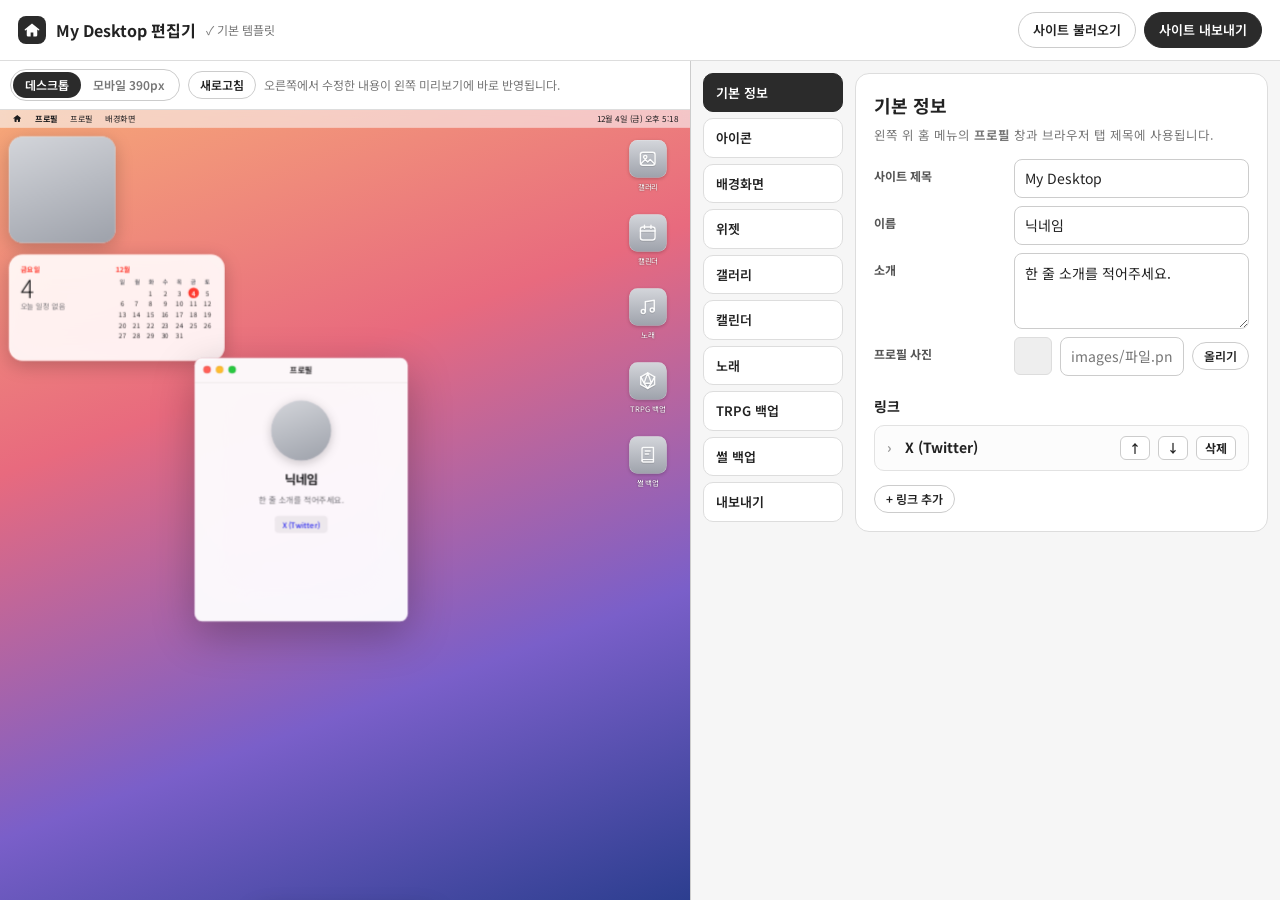
<file: index.html>
<!doctype html>
<html lang="ko">
<head>
<meta charset="utf-8">
<meta name="viewport" content="width=device-width, initial-scale=1">
<meta name="robots" content="noindex">
<title>My Desktop 편집기</title>
<link rel="preconnect" href="https://fonts.googleapis.com">
<link rel="preconnect" href="https://fonts.gstatic.com" crossorigin>
<link href="https://fonts.googleapis.com/css2?family=Noto+Sans+KR:wght@400;500;700&display=swap" rel="stylesheet">
<link rel="stylesheet" href="editor.css">
</head>
<body>
<header class="top">
  <div class="brand">
    <span class="logo" aria-hidden="true"><svg viewBox="0 0 24 24" width="18" height="18"><path fill="currentColor" d="M12 3.2 2.5 11.1a.9.9 0 0 0 1.15 1.38L5 11.36V19a1.8 1.8 0 0 0 1.8 1.8h3.4v-5.4h3.6v5.4h3.4A1.8 1.8 0 0 0 19 19v-7.64l1.35 1.12a.9.9 0 0 0 1.15-1.38Z"/></svg></span>
    <b>My Desktop 편집기</b>
    <span id="saveState" class="save">불러오는 중…</span>
  </div>
  <div class="top-act">
    <button class="btn ghost" id="btnImport" type="button">사이트 불러오기</button>
    <button class="btn primary" id="btnExport" type="button">사이트 내보내기</button>
  </div>
</header>

<main class="split">
  <section class="pv">
    <div class="pv-bar">
      <div class="seg" role="tablist" aria-label="미리보기 크기">
        <button type="button" class="on" data-dev="desktop">데스크톱</button>
        <button type="button" data-dev="mobile">모바일 390px</button>
      </div>
      <button class="btn ghost sm" id="btnReload" type="button">새로고침</button>
      <span class="pv-hint">오른쪽에서 수정한 내용이 왼쪽 미리보기에 바로 반영됩니다.</span>
    </div>
    <div class="pv-body" id="pvBody">
      <iframe id="pv" title="사이트 미리보기"></iframe>
    </div>
  </section>

  <section class="ed">
    <nav class="tabs" id="tabs" role="tablist" aria-label="편집 항목"></nav>
    <div class="panel" id="panel"></div>
  </section>
</main>

<input type="file" id="importFile" accept=".zip,.js,application/zip,text/javascript" hidden>
<div id="toast" class="toast" role="status" aria-live="polite"></div>

<script src="color-picker.js"></script>
<script src="editor.js"></script>
</body>
</html>
</file>
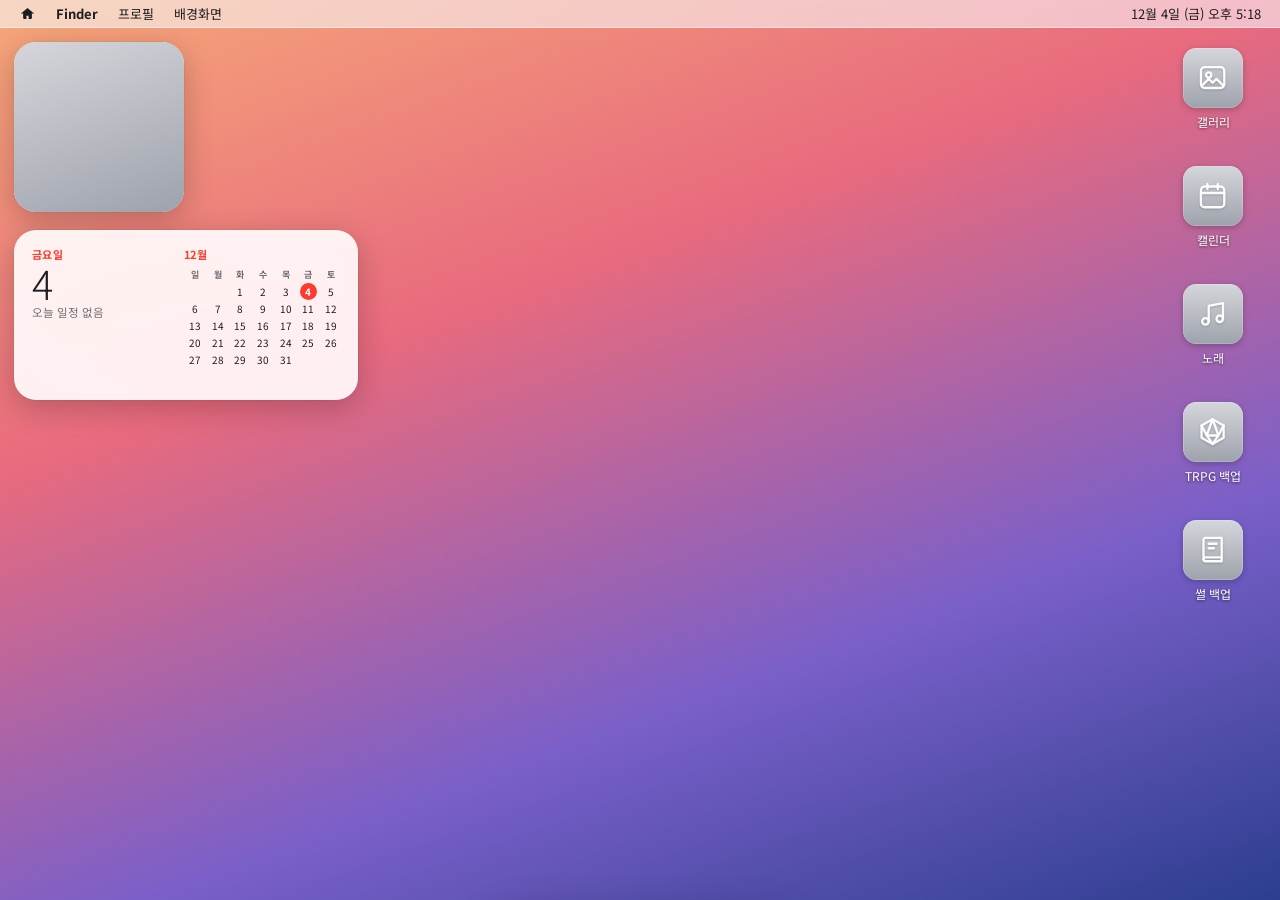
<file: site/index.html>
<!doctype html>
<html lang="ko">
<head>
<meta charset="utf-8">
<meta name="viewport" content="width=device-width, initial-scale=1, viewport-fit=cover">
<title>My Desktop</title>
<link rel="preconnect" href="https://fonts.googleapis.com">
<link rel="preconnect" href="https://fonts.gstatic.com" crossorigin>
<link href="https://fonts.googleapis.com/css2?family=Noto+Sans+KR:wght@400;500;700&display=swap" rel="stylesheet">
<link rel="stylesheet" href="style.css">
</head>
<body>
<div id="wallpaper"></div>

<header id="menubar">
  <div class="mb-left">
    <button id="homeBtn" class="mb-item mb-logo" aria-label="홈 메뉴">
      <svg viewBox="0 0 24 24" width="15" height="15"><path fill="currentColor" d="M12 3.2 2.5 11.1a.9.9 0 0 0 1.15 1.38L5 11.36V19a1.8 1.8 0 0 0 1.8 1.8h3.4v-5.4h3.6v5.4h3.4A1.8 1.8 0 0 0 19 19v-7.64l1.35 1.12a.9.9 0 0 0 1.15-1.38Z"/></svg>
    </button>
    <span id="activeTitle" class="mb-item mb-bold">Finder</span>
    <button class="mb-item mb-hide-sm" data-menu="profile">프로필</button>
    <button class="mb-item mb-hide-sm" data-menu="wallpaper">배경화면</button>
  </div>
  <div class="mb-right">
    <span id="clock" class="mb-item"></span>
  </div>
  <div id="homeMenu" class="dropdown" hidden>
    <button data-act="home">홈 화면으로</button>
    <button data-act="profile">프로필</button>
    <hr>
    <button data-act="wallpaper">배경화면 변경…</button>
    <button data-act="closeAll">모든 창 닫기</button>
  </div>
</header>

<main id="desktop">
  <div id="rightSide">
    <div id="desktopIcons"></div>
    <div id="widgets"></div>
  </div>
  <div id="windows"></div>
</main>

<div id="ctxMenu" class="dropdown" hidden>
  <button data-act="wallpaper">배경화면 변경…</button>
  <button data-act="home">모든 창 최소화</button>
</div>

<div id="dockZone"></div>
<nav id="dockWrap">
  <div id="dock"></div>
</nav>

<script src="data.js"></script>
<script src="app.js"></script>
</body>
</html>
</file>
<file: editor.css>
:root{
  --bg:#f6f6f6;
  --panel:#fff;
  --text:#222;
  --text-2:#777;
  --label:#555;
  --line:#ddd;
  --line-2:#ccc;
  --soft:#fcfcfc;
  --soft-line:#e2e2e2;
  --point:#2b2b2b;
  --bad:#b3261e;
  --pv:#e4e4e4;
  --font:Pretendard,"Noto Sans KR",system-ui,-apple-system,"Apple SD Gothic Neo","Segoe UI",sans-serif;
}
*{box-sizing:border-box}
html,body{margin:0;height:100%}
body{font:14px/1.5 var(--font);color:var(--text);background:var(--bg);display:flex;flex-direction:column;overflow:hidden}
button{font:inherit;color:inherit;cursor:pointer}
input,textarea,select{font:inherit;color:inherit}

.top{flex:none;display:flex;align-items:center;justify-content:space-between;gap:10px;flex-wrap:wrap;padding:12px 18px;background:#fff;border-bottom:1px solid var(--line)}
.brand{display:flex;align-items:center;gap:10px;min-width:0}
.brand b{font-size:16px;white-space:nowrap}
.logo{display:grid;place-items:center;width:28px;height:28px;border-radius:8px;background:var(--point);color:#fff}
.save{font-size:12px;color:var(--text-2);white-space:nowrap}
.top-act{display:flex;gap:8px;flex-wrap:wrap}

.btn{display:inline-flex;align-items:center;justify-content:center;gap:6px;border:1px solid var(--line-2);background:#fff;border-radius:999px;padding:7px 14px;font-weight:600;font-size:13px;color:var(--text);white-space:nowrap}
.btn:hover{border-color:var(--point)}
.btn:disabled{opacity:.45;cursor:default}
.btn.primary{background:var(--point);border-color:var(--point);color:#fff}
.btn.ghost{background:#fff}
.btn.sm{padding:4px 11px;font-size:12px}
.btn.danger{color:var(--bad);border-color:#e3b3af}

.split{flex:1;min-height:0;display:flex}
.pv{flex:1 1 54%;min-width:0;display:flex;flex-direction:column;border-right:1px solid var(--line-2);background:var(--pv)}
.pv-bar{flex:none;display:flex;align-items:center;gap:8px;padding:8px 10px;background:#fff;border-bottom:1px solid var(--line);flex-wrap:wrap}
.pv-hint{color:var(--text-2);font-size:12px}
.seg{display:inline-flex;border:1px solid var(--line-2);border-radius:999px;padding:2px;background:#fff}
.seg button{border:0;background:none;border-radius:999px;padding:4px 12px;font-size:12px;font-weight:600;color:var(--text-2)}
.seg button.on{background:var(--point);color:#fff}
.pv-body{flex:1;min-height:0;position:relative;overflow:hidden}
.pv-body iframe{position:absolute;left:0;top:0;border:0;background:#fff;transform-origin:0 0;box-shadow:0 0 0 1px var(--line-2)}

.ed{flex:1 1 46%;min-width:380px;min-height:0;overflow:auto;display:grid;grid-template-columns:140px 1fr;gap:12px;align-items:start;padding:12px}
.tabs{position:sticky;top:0;display:flex;flex-direction:column;gap:6px;max-height:calc(100vh - 90px);overflow:auto}
.tabs button{text-align:left;border:1px solid var(--line);background:#fff;border-radius:10px;padding:9px 12px;font-weight:600;font-size:13px;color:var(--text)}
.tabs button:hover{border-color:var(--point)}
.tabs button.on{background:var(--point);border-color:var(--point);color:#fff}
.panel{min-width:0;background:var(--panel);border:1px solid var(--line);border-radius:14px;padding:18px}
.panel h2{margin:0 0 12px;font-size:18px}
.panel .lead{margin:-6px 0 14px;color:var(--text-2);font-size:12.5px;line-height:1.6}
.panel h3{margin:20px 0 8px;font-size:14px}

.row{display:grid;grid-template-columns:130px 1fr;gap:10px;align-items:start;margin:8px 0}
.row>label,.row>.lab{font-weight:700;font-size:12px;color:var(--label);padding-top:8px;word-break:keep-all}
.row .hint{grid-column:2;margin-top:-4px;color:var(--text-2);font-size:12px;line-height:1.5}
.in{width:100%;border:1px solid var(--line-2);border-radius:8px;padding:8px 10px;background:#fff;outline:none}
.in:focus{border-color:var(--point)}
.ta{min-height:76px;resize:vertical;line-height:1.6}
select.in{padding:7px 8px}
.chk{display:flex;align-items:center;gap:8px;padding-top:7px}
.chk input{width:16px;height:16px;accent-color:var(--point)}

.imgf{display:flex;gap:8px;align-items:center}
.imgf .in{flex:1;min-width:0}
.imgf .btn{flex:none}
.thumb{flex:none;width:38px;height:38px;border-radius:6px;border:1px solid var(--line);background:#eee center/cover no-repeat}
.thumb.empty{background-image:none!important}
.filef{display:flex;gap:8px;align-items:center;flex-wrap:wrap}
.filef .in{flex:1;min-width:140px}
.sub{color:var(--text-2);font-size:12px}

.list{display:flex;flex-direction:column}
.card{border:1px solid var(--soft-line);border-radius:10px;padding:10px 12px;margin:0 0 8px;background:var(--soft)}
.card>summary{list-style:none;display:flex;align-items:center;gap:8px;cursor:pointer;font-weight:700}
.card>summary::-webkit-details-marker{display:none}
.card>summary::before{content:"›";display:inline-block;width:10px;color:#999;transition:transform .15s}
.card[open]>summary::before{transform:rotate(90deg)}
.card .ct{flex:1;min-width:0;white-space:nowrap;overflow:hidden;text-overflow:ellipsis}
.card .ct small{font-weight:400;color:var(--text-2);margin-left:6px}
.mini{border:1px solid var(--line-2);background:#fff;border-radius:6px;padding:2px 8px;font-size:12px;color:var(--text)}
.mini:hover{border-color:var(--point)}
.mini.del:hover{color:var(--bad);border-color:#e3b3af}
.card-body{margin-top:8px;padding-top:4px;border-top:1px solid var(--soft-line)}
.add-row{display:flex;gap:8px;flex-wrap:wrap;margin-top:6px}

.swatches{display:flex;flex-wrap:wrap;gap:8px}
.sw{width:60px;height:38px;border-radius:8px;border:2px solid #fff;box-shadow:0 0 0 1px var(--line-2)}
.sw.on{box-shadow:0 0 0 2px var(--point)}
.bigsw{height:64px;border-radius:10px;box-shadow:0 0 0 1px var(--line);margin:4px 0}
.colors{display:flex;align-items:center;gap:10px;flex-wrap:wrap}
.colors input[type=color]{width:42px;height:32px;padding:0;border:1px solid var(--line-2);border-radius:8px;background:#fff;cursor:pointer}
.colors input[type=range]{flex:1;min-width:120px;accent-color:var(--point)}

.note{border:1px solid var(--soft-line);border-radius:10px;padding:10px 12px;margin:10px 0;background:var(--soft);font-size:12.5px;line-height:1.65;color:#444}
.note.warn,.note.ok{border-left:3px solid var(--point)}
.note ol,.note ul{margin:4px 0 0;padding-left:18px}
.note code,.panel code{background:#eee;padding:1px 5px;border-radius:4px;font-size:12px}
.btns{display:flex;flex-wrap:wrap;gap:8px;margin:10px 0}
pre.rules{background:#fafafa;color:#333;border:1px solid var(--soft-line);border-radius:10px;padding:12px 14px;font-size:12px;line-height:1.55;overflow:auto;white-space:pre}
.files{margin:6px 0 0;padding:0;list-style:none;font-size:12px}
.files li{display:flex;justify-content:space-between;gap:8px;padding:6px 0;border-bottom:1px dashed var(--line)}
.files li span:first-child{min-width:0;overflow:hidden;text-overflow:ellipsis;white-space:nowrap}
.files li.unused span:first-child{color:#aaa;text-decoration:line-through}

.toast{position:fixed;left:50%;bottom:24px;transform:translateX(-50%) translateY(20px);max-width:90vw;padding:10px 16px;border-radius:10px;background:#222;color:#fff;font-size:13px;line-height:1.55;opacity:0;pointer-events:none;transition:.25s;z-index:20000}
.toast.on{opacity:1;transform:translateX(-50%)}
.toast.bad{background:var(--bad)}

@media (max-width:999px){
  body{display:block;overflow:auto}
  .split{flex-direction:column;height:auto}
  .pv{flex:none;height:60vh;border-right:0;border-bottom:1px solid var(--line-2)}
  .ed{flex:none;min-width:0;overflow:visible}
  .tabs{max-height:none}
}
@media (max-width:760px){
  .ed{grid-template-columns:1fr}
  .tabs{position:static;flex-direction:row;flex-wrap:wrap}
  .row{grid-template-columns:1fr;gap:4px}
  .row .hint{grid-column:1;margin-top:0}
  .row>label,.row>.lab{padding-top:0}
  .pv-hint{display:none}
}
</file>
<file: site/style.css>
:root{
  --font:-apple-system,BlinkMacSystemFont,"SF Pro Text","Apple SD Gothic Neo","Noto Sans KR","Segoe UI",sans-serif;
  --menubar-h:28px;
  --glass:rgba(246,246,248,.62);
  --glass-strong:rgba(250,250,252,.86);
  --glass-border:rgba(255,255,255,.45);
  --win-bg:rgba(252,252,253,.97);
  --widget-bg:rgba(255,255,255,.9);
  --win-side:rgba(240,240,243,.9);
  --text:#1d1d1f;
  --text-2:#6e6e73;
  --line:rgba(0,0,0,.09);
  --hover:rgba(0,0,0,.06);
  --accent:#0a84ff;
  --icon-a:#d4d6db;
  --icon-b:#9ea2ab;
  --shadow:0 22px 70px rgba(0,0,0,.28),0 0 0 .5px rgba(0,0,0,.18);
  --radius:12px;
  --spring:cubic-bezier(.34,1.45,.64,1);
  --cal-accent:#ff3b30;
}
@media (prefers-color-scheme:dark){
  :root{
    --glass:rgba(40,40,46,.55);
    --glass-strong:rgba(44,44,50,.88);
    --glass-border:rgba(255,255,255,.12);
    --win-bg:rgba(32,32,36,.94);
    --widget-bg:rgba(30,30,34,.82);
    --win-side:rgba(42,42,48,.9);
    --text:#f5f5f7;
    --text-2:#a1a1a6;
    --line:rgba(255,255,255,.1);
    --hover:rgba(255,255,255,.08);
    --icon-a:#8d9099;
    --icon-b:#5c5f67;
    --shadow:0 22px 70px rgba(0,0,0,.55),0 0 0 .5px rgba(255,255,255,.12);
  }
}
*{box-sizing:border-box}
html,body{margin:0;height:100%;overflow:hidden}
body{font-family:var(--font);color:var(--text);background:#2c3e8f;-webkit-font-smoothing:antialiased;user-select:none;font-size:13px}
button{font:inherit;color:inherit;background:none;border:0;cursor:pointer}
input,textarea{font:inherit;color:inherit}
img{display:block}

#wallpaper{position:fixed;inset:0;z-index:0;overflow:hidden}
.wp-layer{position:absolute;inset:0;background-size:cover;background-position:center;background-repeat:no-repeat;opacity:0}
.wp-layer.on{opacity:1}
.wp-switch{display:flex;align-items:center;justify-content:space-between;gap:12px;padding:12px 14px;border-radius:10px;background:var(--hover);cursor:pointer}
.wp-switch span{display:flex;flex-direction:column;gap:2px}
.wp-switch b{font-size:13px}
.wp-switch small{font-size:11.5px;color:var(--text-2)}
.wp-switch input{position:absolute;opacity:0;pointer-events:none}
.wp-switch i{position:relative;flex:none;width:40px;height:24px;border-radius:12px;background:#c7c7cc;transition:background .25s}
.wp-switch i::after{content:"";position:absolute;top:2px;left:2px;width:20px;height:20px;border-radius:50%;background:#fff;box-shadow:0 1px 3px rgba(0,0,0,.3);transition:transform .3s var(--spring)}
.wp-switch input:checked+i{background:#34c759}
.wp-switch input:checked+i::after{transform:translateX(16px)}
.wp-switch input:focus-visible+i{box-shadow:0 0 0 3px rgba(10,132,255,.4)}
.wp-item.dim i{filter:saturate(.7);opacity:.8}

#menubar{position:fixed;top:0;left:0;right:0;height:var(--menubar-h);display:flex;justify-content:space-between;align-items:center;padding:0 10px;z-index:9000;background:var(--glass);backdrop-filter:blur(30px) saturate(180%);-webkit-backdrop-filter:blur(30px) saturate(180%);border-bottom:.5px solid var(--glass-border)}
.mb-left,.mb-right{display:flex;align-items:center;gap:2px;height:100%}
.mb-item{height:22px;padding:0 9px;border-radius:5px;display:flex;align-items:center;font-size:13px;white-space:nowrap}
button.mb-item:hover,button.mb-item.open{background:var(--hover)}
.mb-bold{font-weight:700}
.mb-logo{padding:0 10px}

.dropdown{position:fixed;min-width:200px;padding:5px;border-radius:9px;background:var(--glass-strong);backdrop-filter:blur(30px) saturate(180%);-webkit-backdrop-filter:blur(30px) saturate(180%);box-shadow:0 10px 40px rgba(0,0,0,.25),0 0 0 .5px var(--line);z-index:9500;animation:pop .16s ease-out}
#homeMenu{top:calc(var(--menubar-h) + 2px);left:8px}
.dropdown button{display:block;width:100%;text-align:left;padding:5px 10px;border-radius:5px;font-size:13px}
.dropdown button:hover{background:var(--accent);color:#fff}
.dropdown hr{border:0;height:1px;background:var(--line);margin:4px 6px}
@keyframes pop{from{opacity:0;transform:scale(.97)}to{opacity:1;transform:none}}

#desktop{position:fixed;inset:var(--menubar-h) 0 0 0;z-index:1}
#rightSide{position:absolute;top:14px;right:14px;left:14px;bottom:24px;display:flex;flex-direction:row-reverse;justify-content:space-between;align-items:flex-start;gap:24px;pointer-events:none}
#rightSide>*{pointer-events:auto}
#desktopIcons{height:100%;display:grid;grid-auto-flow:column;grid-template-rows:repeat(auto-fill,118px);grid-auto-columns:106px;gap:0;direction:rtl}
.desk-icon{direction:ltr;align-self:start;justify-self:center;display:flex;flex-direction:column;align-items:center;gap:5px;padding:6px 2px;border-radius:8px;outline:none}
.desk-icon .app-icon{width:60px;height:60px;transition:transform .35s var(--spring)}
.desk-icon:hover .app-icon{transform:scale(1.06)}
.desk-icon:active .app-icon{transform:scale(.92)}
.desk-icon span{font-size:12px;color:#fff;text-shadow:0 1px 3px rgba(0,0,0,.6);padding:1px 6px;border-radius:4px;text-align:center;line-height:1.3}
.desk-icon.selected .app-icon{filter:brightness(.82)}
.desk-icon.selected span{background:var(--accent);text-shadow:none}

.app-icon{position:relative;border-radius:22.5%;overflow:hidden;background:linear-gradient(180deg,var(--icon-a),var(--icon-b));box-shadow:0 2px 6px rgba(0,0,0,.22),inset 0 0 0 .5px rgba(255,255,255,.35);display:grid;place-items:center;flex:none}
.app-icon svg{width:52%;height:52%;color:rgba(255,255,255,.95);filter:drop-shadow(0 1px 1px rgba(0,0,0,.18))}
.app-icon img{width:100%;height:100%;object-fit:cover}

#widgets{display:flex;flex-direction:column;align-items:flex-start;gap:18px}
#widgets:empty{display:none}
.widget{display:block;border-radius:22px;overflow:hidden;background:var(--widget-bg);backdrop-filter:blur(30px) saturate(180%);-webkit-backdrop-filter:blur(30px) saturate(180%);box-shadow:0 8px 30px rgba(0,0,0,.22),0 0 0 .5px rgba(0,0,0,.08);text-align:left;transition:transform .35s var(--spring);color:var(--text)}
.widget:hover{transform:scale(1.025)}
.widget:active{transform:scale(.97)}
.w-photo{position:relative;width:170px;height:170px;padding:0}
.w-photo>div{width:100%;height:100%}
.w-photo img{width:100%;height:100%;object-fit:cover}
.w-photo .cap{position:absolute;left:12px;right:12px;bottom:10px;color:#fff;font-size:12px;font-weight:600;text-shadow:0 1px 4px rgba(0,0,0,.55);white-space:nowrap;overflow:hidden;text-overflow:ellipsis}
.w-cal{width:344px;height:170px;display:flex;gap:14px;padding:16px 16px 14px 18px}
.wc-left{flex:1;min-width:0;display:flex;flex-direction:column}
.wc-day,.wc-month{color:var(--cal-accent);font-size:11px;font-weight:700;letter-spacing:.04em}
.wc-num{font-size:40px;font-weight:300;line-height:1.05}
.wc-evs{margin-top:auto;display:flex;flex-direction:column;gap:4px;font-size:11.5px;color:var(--text-2)}
.wc-ev{display:flex;gap:6px;align-items:stretch;color:var(--text)}
.wc-ev i{width:3px;border-radius:2px;flex:none}
.wc-ev span{white-space:nowrap;overflow:hidden;text-overflow:ellipsis}
.wc-right{width:158px;flex:none}
.wc-month{margin-bottom:4px}
.wc-grid{display:grid;grid-template-columns:repeat(7,1fr);font-size:10px;text-align:center}
.wc-grid span{height:17px;line-height:17px;font-variant-numeric:tabular-nums}
.wc-grid .wk{font-weight:700;color:var(--text-2);font-size:9px}
.wc-grid .t{background:var(--cal-accent);color:#fff;border-radius:50%;font-weight:700;width:17px;justify-self:center}

#dockZone{position:fixed;left:0;right:0;bottom:0;height:10px;z-index:8000}
#dockWrap{position:fixed;left:50%;bottom:6px;z-index:8500;transform:translate(-50%,calc(100% + 14px));transition:transform .45s var(--spring)}
#dockWrap.show{transform:translate(-50%,0)}
#dockWrap[hidden],#dockZone[hidden]{display:none}
.dock-pinned #rightSide{bottom:96px}
.w-cal.glass{background:rgba(22,28,36,.32);color:#fff;box-shadow:0 8px 30px rgba(0,0,0,.18),inset 0 0 0 .5px rgba(255,255,255,.22);-webkit-backdrop-filter:blur(26px) saturate(170%);backdrop-filter:blur(26px) saturate(170%)}
.w-cal.glass .wc-num,.w-cal.glass .wc-ev,.w-cal.glass .wc-grid span{color:#fff}
.w-cal.glass .wc-evs,.w-cal.glass .wc-grid .wk{color:rgba(255,255,255,.66)}
.w-cal.glass .wc-grid .t{color:#fff}
#dock{display:flex;align-items:flex-end;gap:6px;padding:6px 8px;border-radius:20px;background:var(--glass);backdrop-filter:blur(30px) saturate(180%);-webkit-backdrop-filter:blur(30px) saturate(180%);border:.5px solid var(--glass-border);box-shadow:0 10px 40px rgba(0,0,0,.25)}
.dock-item{position:relative;display:flex;flex-direction:column;align-items:center;width:50px;transition:width .18s ease-out}
.dock-item .app-icon{width:100%;height:auto;aspect-ratio:1;transition:transform .3s var(--spring)}
.dock-item:active .app-icon{filter:brightness(.8)}
.dock-item.bounce .app-icon{animation:bounce .7s ease}
.dock-item .dot{width:4px;height:4px;border-radius:50%;background:var(--text);margin-top:3px;opacity:0;transition:opacity .2s}
.dock-item.running .dot{opacity:.75}
.dock-item .tip{position:absolute;bottom:calc(100% + 12px);left:50%;transform:translateX(-50%);padding:4px 10px;border-radius:6px;background:var(--glass-strong);backdrop-filter:blur(20px);box-shadow:0 2px 10px rgba(0,0,0,.2);font-size:12px;white-space:nowrap;opacity:0;pointer-events:none;transition:opacity .12s}
.dock-item:hover .tip{opacity:1}
.dock-sep{width:1px;align-self:stretch;margin:6px 2px 10px;background:var(--line)}
@keyframes bounce{0%,100%{transform:translateY(0)}30%{transform:translateY(-22px)}55%{transform:translateY(0)}72%{transform:translateY(-8px)}}

#windows{position:absolute;inset:0;pointer-events:none}
.win{position:absolute;display:flex;flex-direction:column;min-width:320px;min-height:220px;border-radius:var(--radius);background:var(--win-bg);backdrop-filter:blur(40px) saturate(180%);-webkit-backdrop-filter:blur(40px) saturate(180%);box-shadow:var(--shadow);overflow:hidden;pointer-events:auto;transform-origin:center}
.win.inactive{box-shadow:0 12px 40px rgba(0,0,0,.18),0 0 0 .5px rgba(0,0,0,.14)}
.win.inactive .light{background:#c9c9cc}
.win.max{transition:left .3s var(--spring),top .3s var(--spring),width .3s var(--spring),height .3s var(--spring)}
.win-bar{flex:none;height:40px;display:flex;align-items:center;gap:12px;padding:0 14px;border-bottom:.5px solid var(--line);cursor:default;touch-action:none}
.lights{display:flex;gap:8px}
.light{width:12px;height:12px;border-radius:50%;display:grid;place-items:center;padding:0;box-shadow:inset 0 0 0 .5px rgba(0,0,0,.15)}
.light svg{width:8px;height:8px;opacity:0;color:rgba(0,0,0,.55)}
.lights:hover .light svg{opacity:1}
.light.close{background:#ff5f57}.light.min{background:#febc2e}.light.zoom{background:#28c840}
.win-title{position:absolute;left:0;right:0;text-align:center;font-weight:600;font-size:13px;pointer-events:none;color:var(--text)}
.win.inactive .win-title{color:var(--text-2)}
.win-body{flex:1;min-height:0;overflow:auto;user-select:text;position:relative}
.win-resize{position:absolute;right:0;bottom:0;width:16px;height:16px;cursor:nwse-resize;touch-action:none}

.empty{display:grid;place-items:center;height:100%;color:var(--text-2);padding:30px;text-align:center}
.ph{background:linear-gradient(160deg,var(--icon-a),var(--icon-b))}
.chip{display:inline-block;padding:2px 8px;border-radius:999px;background:var(--hover);font-size:11px;color:var(--text-2);margin:0 4px 4px 0}
.btn{padding:5px 12px;border-radius:6px;background:var(--hover);font-size:12px}
.btn:hover{filter:brightness(.95)}
.btn.primary{background:var(--accent);color:#fff}
.field{width:100%;padding:6px 10px;border-radius:7px;border:.5px solid var(--line);background:var(--hover);outline:none}
.field:focus{box-shadow:0 0 0 3px rgba(10,132,255,.35)}

.gal{padding:16px;display:grid;grid-template-columns:repeat(auto-fill,minmax(140px,1fr));gap:12px}
.gal-item{display:flex;flex-direction:column;gap:6px;text-align:left}
.gal-thumb{aspect-ratio:1;border-radius:8px;overflow:hidden;transition:transform .3s var(--spring)}
.gal-thumb img{width:100%;height:100%;object-fit:cover}
.gal-item:hover .gal-thumb{transform:scale(1.03)}
.gal-item b{font-size:12px;font-weight:500}
.lightbox{position:absolute;inset:0;background:rgba(0,0,0,.86);display:flex;flex-direction:column;align-items:center;justify-content:center;gap:10px;color:#fff;padding:20px;animation:fade .2s}
.lightbox .lb-img{max-width:100%;max-height:calc(100% - 60px);border-radius:6px;object-fit:contain}
.lightbox .lb-ph{width:min(60%,360px);aspect-ratio:1;border-radius:10px}
.lightbox .lb-nav{position:absolute;top:50%;transform:translateY(-50%);width:36px;height:36px;border-radius:50%;background:rgba(255,255,255,.15);font-size:18px}
.lightbox .lb-prev{left:12px}.lightbox .lb-next{right:12px}
.lightbox .lb-x{position:absolute;top:10px;right:12px;font-size:18px;width:30px;height:30px}
.lightbox p{margin:0;font-size:12px;opacity:.85;text-align:center}
@keyframes fade{from{opacity:0}}

.cal{display:flex;height:100%}
.cal-main{flex:1;display:flex;flex-direction:column;padding:14px 16px;min-width:0}
.cal-head{display:flex;align-items:center;justify-content:space-between;margin-bottom:10px}
.cal-head h3{margin:0;font-size:20px}
.cal-head h3 small{font-weight:400;color:var(--text-2)}
.cal-nav{display:flex;gap:4px}
.cal-week,.cal-grid{display:grid;grid-template-columns:repeat(7,1fr)}
.cal-week div{text-align:right;padding:4px 8px;font-size:11px;color:var(--text-2)}
.cal-grid{flex:1;grid-auto-rows:1fr;border-top:.5px solid var(--line);border-left:.5px solid var(--line)}
.cal-day{border-right:.5px solid var(--line);border-bottom:.5px solid var(--line);padding:4px 6px;text-align:right;display:flex;flex-direction:column;gap:2px;min-height:54px;overflow:hidden}
.cal-day.out{color:var(--text-2);opacity:.45}
.cal-day.sel{background:var(--hover)}
.cal-day .n{align-self:flex-end;width:22px;height:22px;line-height:22px;text-align:center;border-radius:50%;font-size:12px}
.cal-day.today .n{background:var(--cal-accent);color:#fff;font-weight:600}
.cal-ev{font-size:10.5px;text-align:left;padding:1px 4px;border-radius:3px;white-space:nowrap;overflow:hidden;text-overflow:ellipsis;color:#fff}
.cal-side{width:210px;flex:none;background:var(--win-side);border-left:.5px solid var(--line);padding:16px;overflow:auto}
.cal-side h4{margin:0 0 10px;font-size:14px}
.cal-item{display:flex;gap:8px;padding:8px 0;border-bottom:.5px solid var(--line)}
.cal-item i{width:4px;border-radius:2px;flex:none}
.cal-item small{color:var(--text-2)}

.music{display:flex;height:100%}
.np{width:260px;flex:none;padding:20px;display:flex;flex-direction:column;align-items:center;gap:12px;background:var(--win-side);border-right:.5px solid var(--line)}
.np-cover{width:100%;aspect-ratio:1;border-radius:10px;overflow:hidden;box-shadow:0 10px 30px rgba(0,0,0,.25);display:grid;place-items:center;transition:transform .5s var(--spring)}
.np-cover.paused{transform:scale(.9)}
.np-cover img,.np-cover iframe{width:100%;height:100%;object-fit:cover;border:0}
.np-cover svg{width:34%;color:rgba(255,255,255,.9)}
.np-meta{text-align:center;width:100%}
.np-meta b{display:block;font-size:15px;white-space:nowrap;overflow:hidden;text-overflow:ellipsis}
.np-meta span{color:var(--text-2);font-size:12px}
.np-bar{width:100%;display:flex;flex-direction:column;gap:3px}
.np-bar input{width:100%;accent-color:var(--text)}
.np-time{display:flex;justify-content:space-between;font-size:10.5px;color:var(--text-2);font-variant-numeric:tabular-nums}
.np-ctrl{display:flex;align-items:center;gap:18px}
.np-ctrl button{width:34px;height:34px;display:grid;place-items:center;border-radius:50%}
.np-ctrl button:hover{background:var(--hover)}
.np-ctrl .play{width:46px;height:46px}
.np-ctrl svg{width:20px;height:20px}
.np-ctrl .play svg{width:28px;height:28px}
.np-vol{display:flex;align-items:center;gap:6px;width:100%;color:var(--text-2)}
.np-vol input{flex:1;accent-color:var(--text-2)}
.tracks{flex:1;overflow:auto;padding:10px}
.tracks h4{margin:6px 8px 10px;font-size:16px}
.track{display:flex;align-items:center;gap:10px;width:100%;padding:7px 8px;border-radius:7px;text-align:left}
.track:hover{background:var(--hover)}
.track.on{background:var(--accent);color:#fff}
.track.on small{color:rgba(255,255,255,.8)}
.track .tc{width:36px;height:36px;border-radius:5px;overflow:hidden;flex:none}
.track .tc img{width:100%;height:100%;object-fit:cover}
.track div{min-width:0;flex:1}
.track b{display:block;font-weight:500;white-space:nowrap;overflow:hidden;text-overflow:ellipsis}
.track small{color:var(--text-2)}
.track .no{width:18px;text-align:center;color:var(--text-2);font-size:11px}
.track.on .no{color:#fff}

.lib{display:flex;height:100%}
.lib-side{width:240px;flex:none;display:flex;flex-direction:column;background:var(--win-side);border-right:.5px solid var(--line)}
.lib-search{padding:10px}
.lib-list{flex:1;overflow:auto;padding:0 8px 10px}
.lib-row{display:block;width:100%;text-align:left;padding:8px 10px;border-radius:7px;margin-bottom:2px}
.lib-row:hover{background:var(--hover)}
.lib-row.on{background:var(--accent);color:#fff}
.lib-row.on small{color:rgba(255,255,255,.85)}
.lib-row b{display:block;font-weight:600;white-space:nowrap;overflow:hidden;text-overflow:ellipsis}
.lib-row small{color:var(--text-2);font-size:11px}
.lib-tags{padding:0 10px 8px;display:flex;flex-wrap:wrap;gap:4px}
.lib-tags button{padding:2px 8px;border-radius:999px;font-size:11px;background:var(--hover);color:var(--text-2)}
.lib-tags button.on{background:var(--accent);color:#fff}
.lib-view{flex:1;overflow:auto;padding:26px 30px;min-width:0}
.lib-view .cover{width:100%;max-height:220px;object-fit:cover;border-radius:10px;margin-bottom:16px}
.lib-view h2{margin:0 0 6px;font-size:22px}
.lib-meta{color:var(--text-2);font-size:12px;margin-bottom:10px;display:flex;flex-wrap:wrap;gap:4px 12px}
.lib-text{font-size:14px;line-height:1.8;margin-top:16px;white-space:pre-wrap;word-break:keep-all;overflow-wrap:anywhere}
.lib-link{display:inline-block;margin-top:14px;color:var(--accent);text-decoration:none;font-size:13px}
.lib-back{display:none;margin-bottom:12px}
.lib-row .lk{display:inline-flex;vertical-align:-2px;margin-right:5px;opacity:.75}
.lib-row .lk svg{width:13px;height:13px}
.lk-open{display:inline-flex;align-items:center;gap:3px}
.lk-open svg{width:12px;height:12px}
.lock{display:flex;flex-direction:column;align-items:center;text-align:center;gap:8px;padding:48px 12px 24px}
.lock-ic{width:58px;height:58px;border-radius:50%;background:var(--hover);display:grid;place-items:center;color:var(--text-2);margin-bottom:4px}
.lock h2{margin:0}
.lock p{margin:0;color:var(--text-2)}
.lock .lock-hint{font-size:12px}
.lock-form{display:flex;gap:8px;width:min(320px,100%);margin-top:8px}
.lock-form .field{flex:1;min-width:0}
.lock-msg{min-height:1.3em;font-size:12px;color:#ff3b30!important}
.r20-wrap{margin-top:22px}
.r20-head{display:flex;justify-content:space-between;align-items:center;gap:10px;font-size:12px;color:var(--text-2);margin-bottom:8px}
.r20-head a{color:var(--accent);text-decoration:none}
.r20{background:#fff;color:#222;border-radius:10px;box-shadow:0 0 0 .5px var(--line);overflow:hidden;padding:0 0 10px;font-size:13px;line-height:1.6;word-break:keep-all;overflow-wrap:anywhere}
.r20:empty{display:none}
.r20 .message{position:relative;background:#fff;padding:0 16px 7px 45px}
.r20 .message.desc{padding-left:15px}
.r20 .spacer{height:1px;background:#f0f0f2;margin:0 -16px 7px -45px}
.r20 .message.desc .spacer{margin-left:-15px}
.r20 .avatar{position:absolute;left:7px;top:10px;width:30px;height:30px;border-radius:50%;overflow:hidden;background:#e4e5e9}
.r20 .avatar:empty,.r20 .avatar.noimg{background:#e4e5e9}
.r20 .avatar img{width:100%;height:100%;object-fit:cover}
.r20 .tstamp{float:right;margin-left:8px;font-size:10px;color:#9a9aa0}
.r20 .by{font-weight:700;margin-right:5px;color:#111}
.r20 .message.desc{font-style:italic;font-weight:600;color:#4a3d6b}
.r20 .message.emote{font-style:italic;color:#b5651d}
.r20 .message.you .by{color:#2b5bb8}
.r20 table{border-collapse:collapse;margin:4px 0 6px;min-width:210px;max-width:100%;background:#fff;border:1px solid #9a9a9a;font-style:normal;font-weight:400;color:#111}
.r20 caption{caption-side:top;background:#3a3a3a;color:#fff;font-weight:700;padding:3px 8px;text-align:left}
.r20 td{padding:3px 8px;border-top:1px solid #d0d0d0;vertical-align:middle}
.r20 .sheet-template_label{font-weight:600;white-space:nowrap}
.r20 td[style*="background"]{color:#fff;font-weight:700}
.r20 .inlinerollresult{display:inline-block;padding:0 4px;border-radius:3px;background:#fef68e;border:1px solid #d8c400;font-weight:700;line-height:1.35;cursor:help}
.r20 a{color:inherit}
.r20 img:not(.avatar img){max-width:100%;height:auto}

.wp{padding:18px;display:flex;flex-direction:column;gap:16px}
.wp-grid{display:grid;grid-template-columns:repeat(auto-fill,minmax(120px,1fr));gap:12px}
.wp-item{display:flex;flex-direction:column;gap:5px;font-size:12px}
.wp-item i{display:block;aspect-ratio:16/10;border-radius:7px;background-size:cover;background-position:center;box-shadow:0 0 0 .5px var(--line);transition:box-shadow .2s}
.wp-item.on i{box-shadow:0 0 0 3px var(--accent)}
.wp-row{display:flex;gap:8px;align-items:center;flex-wrap:wrap}
.wp-row .field{flex:1;min-width:160px}
.wp h4{margin:0;font-size:13px}
.wp p{margin:0;color:var(--text-2);font-size:11.5px}

.prof{display:flex;flex-direction:column;align-items:center;gap:10px;padding:28px 24px;text-align:center}
.prof .av{width:96px;height:96px;border-radius:50%;overflow:hidden;box-shadow:0 4px 16px rgba(0,0,0,.2)}
.prof .av img{width:100%;height:100%;object-fit:cover}
.prof h2{margin:4px 0 0;font-size:20px}
.prof p{margin:0;color:var(--text-2);white-space:pre-wrap}
.prof .links{display:flex;flex-wrap:wrap;gap:6px;justify-content:center;margin-top:6px}
.prof .links a{text-decoration:none}

@media (hover:none){
  #dockWrap{transform:translate(-50%,0)}
  #dockZone{display:none}
}
@media (max-width:700px){
  #rightSide{left:14px;bottom:auto;flex-direction:column;align-items:stretch;gap:16px}
  #desktopIcons{height:auto;direction:ltr;grid-auto-flow:row;grid-template-columns:repeat(4,1fr);grid-template-rows:none;grid-auto-rows:118px}
  #widgets{flex-direction:row;flex-wrap:wrap;justify-content:center;gap:12px}
  .w-photo{width:150px;height:150px}
  .w-cal{width:100%;max-width:344px;height:150px;padding:13px 14px}
  .wc-num{font-size:32px}
  .mb-hide-sm{display:none}
  .win{left:6px!important;top:6px!important;width:calc(100% - 12px)!important;height:calc(100% - 96px)!important;min-width:0}
  .win-resize{display:none}
  .dock-item{width:46px!important}
  .cal-side{display:none}
  .music{flex-direction:column}
  .np{width:auto;flex-direction:row;flex-wrap:wrap;justify-content:center;border-right:0;border-bottom:.5px solid var(--line);padding:14px}
  .np-cover{width:90px}
  .np-meta{flex:1;text-align:left;min-width:0}
  .np-vol{display:none}
  .lib-side{width:100%}
  .lib-view{display:none;padding:18px}
  .lib.detail .lib-side{display:none}
  .lib.detail .lib-view{display:block}
  .lib-back{display:inline-block}
}
</file>
